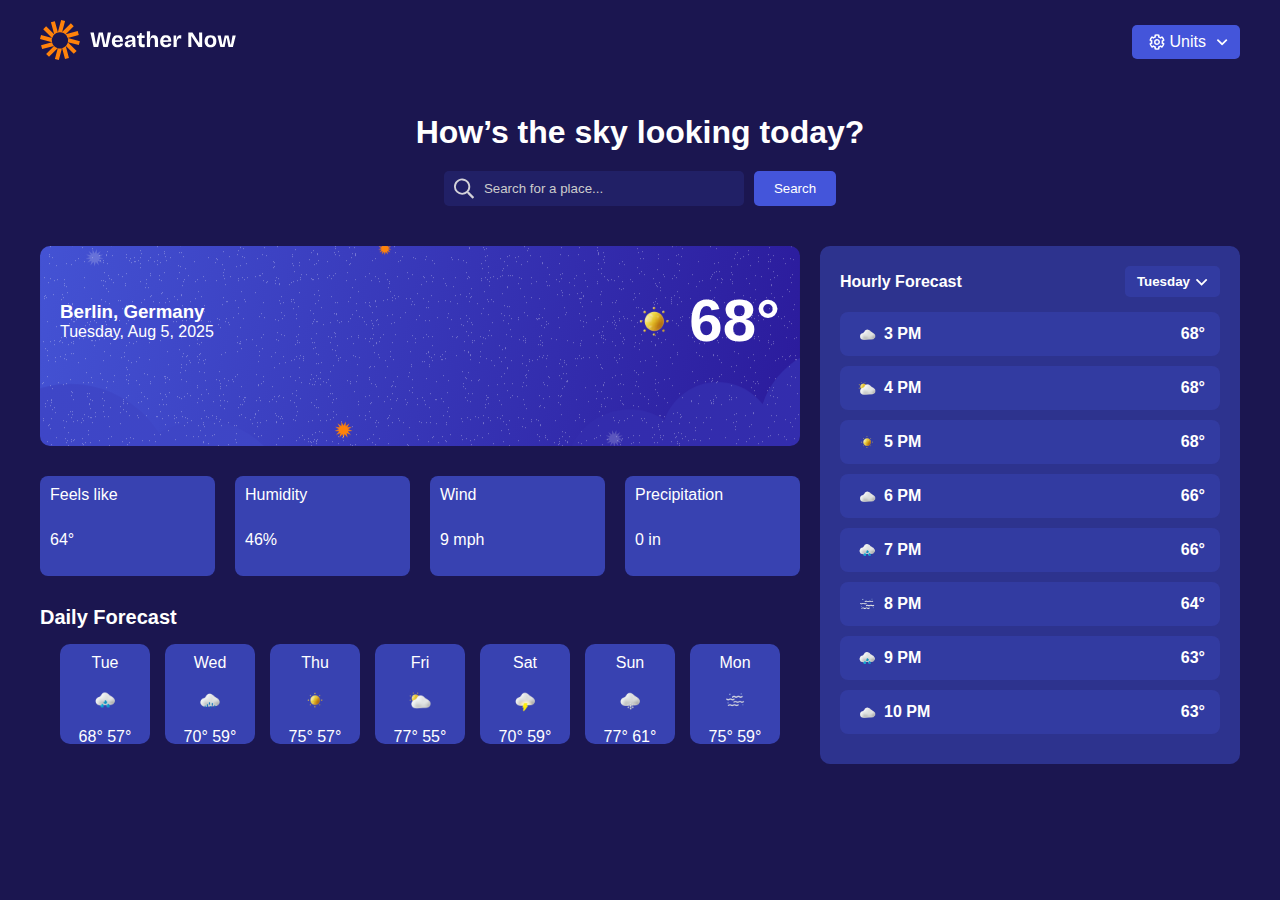
<file: Task5/index.html>
<!DOCTYPE html>
<html lang="en">
<head>
  <meta charset="UTF-8">
  <meta name="viewport" content="width=device-width, initial-scale=1.0">
  <title>Weather Now</title>
  <link rel="stylesheet" href="imperial.css">
</head>
<body>

    <!-- HEADER -->
    <header>
      <div class="logo">
        <img src="logo.svg" alt="Weather Logo">
      </div>
      <button class="unit-btn">
        <img src="icon-units.svg" alt="setting" class="settings-icon">
        Units
        <img src="icon-dropdown.svg" alt="Dropdown">
      </button>
    </header>

   <!-- PAGE TITLE -->
    <h2 class="page-title">How’s the sky looking today?</h2>

    <!-- SEARCH BAR -->
    <div class="search-section">
      <input type="text"  name="search" placeholder="Search for a place...">
      <button class="search-btn">Search</button>
    </div>

    <!-- MAIN CONTENT -->
    <main class="main-content">

      <!-- LEFT SIDE -->
      <section class="left-panel">
        <div class="weather-box-top">
          <div class="top-row">
            <div class="weather-box">
              <h3>Berlin, Germany</h3>
              <p>Tuesday, Aug 5, 2025</p>
            </div>

            <div class="icon-temp">
              <img src="icon-sunny.webp" alt="sunny" class="weather-icon">
              <h1 class="temperature">68&deg;</h1>
            </div>
          </div>
        </div>

          <div class="weather-details">
            <p>Feels like <span>64&deg;</span></p>
            <p>Humidity <span>46%</span></p>
            <p>Wind <span>9 mph</span></p>
            <p>Precipitation <span>0 in</span></p>
          </div>

        <!-- DAILY FORECAST -->
         <h3 class="daily-forecast-title">Daily Forecast</h3>
         <div class="daily-forecast">
            <div class="day">
                <p>Tue</p>
                <img src="icon-rain.webp" alt="Rainy">
                <p>68&deg; 57&deg;</p>
            </div>

            <div class="day">
                <p>Wed</p>
                <img src="icon-drizzle.webp" alt="Drizzle">
                <p>70&deg; 59&deg;</p>
            </div>

            <div class="day">
                <p>Thu</p>
                <img src="icon-sunny.webp" alt="Sunny">
                <p>75&deg; 57&deg;</p>
            </div>

            <div class="day">
                <p>Fri</p>
                <img src="icon-partly-cloudy.webp" alt="Partly Cloudy">
                <p>77&deg; 55&deg;</p>
            </div>

            <div class="day">
                <p>Sat</p>
                <img src="icon-storm.webp" alt="Storm">
                <p>70&deg; 59&deg;</p>
            </div>

            <div class="day">
                <p>Sun</p>
                <img src="icon-snow.webp" alt="Snow">
                <p>77&deg; 61&deg;</p>
            </div>

            <div class="day">
                <p>Mon</p>
                <img src="icon-fog.webp" alt="Fog">
                <p>75&deg; 59&deg;</p>
            </div>
         </div>
        </section>

      <!-- RIGHT SIDE (HOURLY FORECAST) -->
      <aside class="right-panel">
        <div class="hourly-header">
          <h4>Hourly Forecast</h4>
          <button class="tuesday-btn">
            Tuesday <img src="icon-dropdown.svg" alt="Dropdown">
          </button>
        </div>
        <ul class="hourly-list">
          <li>
            <div class="hour-left">
              <img src="icon-overcast.webp" alt="Overcast" class="hour-icon">
              <span class="hour">3 PM</span>
            </div>
            <span class="degree">68&deg;</span>
          </li>
          <li>
            <div class="hour-left">
              <img src="icon-partly-cloudy.webp" alt="Partly Cloudy" class="hour-icon">
              <span class="hour">4 PM</span>
            </div>
            <span class="degree">68&deg;</span>
          </li>
          <li>
            <div class="hour-left">
              <img src="icon-sunny.webp" alt="Sunny" class="hour-icon">
              <span class="hour">5 PM</span>
            </div>
            <span class="degree">68&deg;</span>
          </li>
          <li>
            <div class="hour-left">
              <img src="icon-overcast.webp" alt="Overcast" class="hour-icon">
              <span class="hour">6 PM</span>
            </div>
            <span class="degree">66&deg;</span>
          </li>
          <li>
            <div class="hour-left">
              <img src="icon-rain.webp" alt="Rainy" class="hour-icon">
              <span class="hour">7 PM</span>
            </div>
            <span class="degree">66&deg;</span>
          </li>
          <li>
            <div class="hour-left">
              <img src="icon-fog.webp" alt="Fog" class="hour-icon">
              <span class="hour">8 PM</span>
            </div>
            <span class="degree">64&deg;</span>
          </li>
          <li>
            <div class="hour-left">
              <img src="icon-rain.webp" alt="Rainy" class="hour-icon">
              <span class="hour">9 PM</span>
            </div>
            <span class="degree">63&deg;</span>
          </li>
          <li>
            <div class="hour-left">
              <img src="icon-overcast.webp" alt="Overcast" class="hour-icon">
              <span class="hour">10 PM</span>
            </div>
            <span class="degree">63&deg;</span>
          </li>
        </ul>
      </aside>
    </main>
  </body>
  </html>
</file>
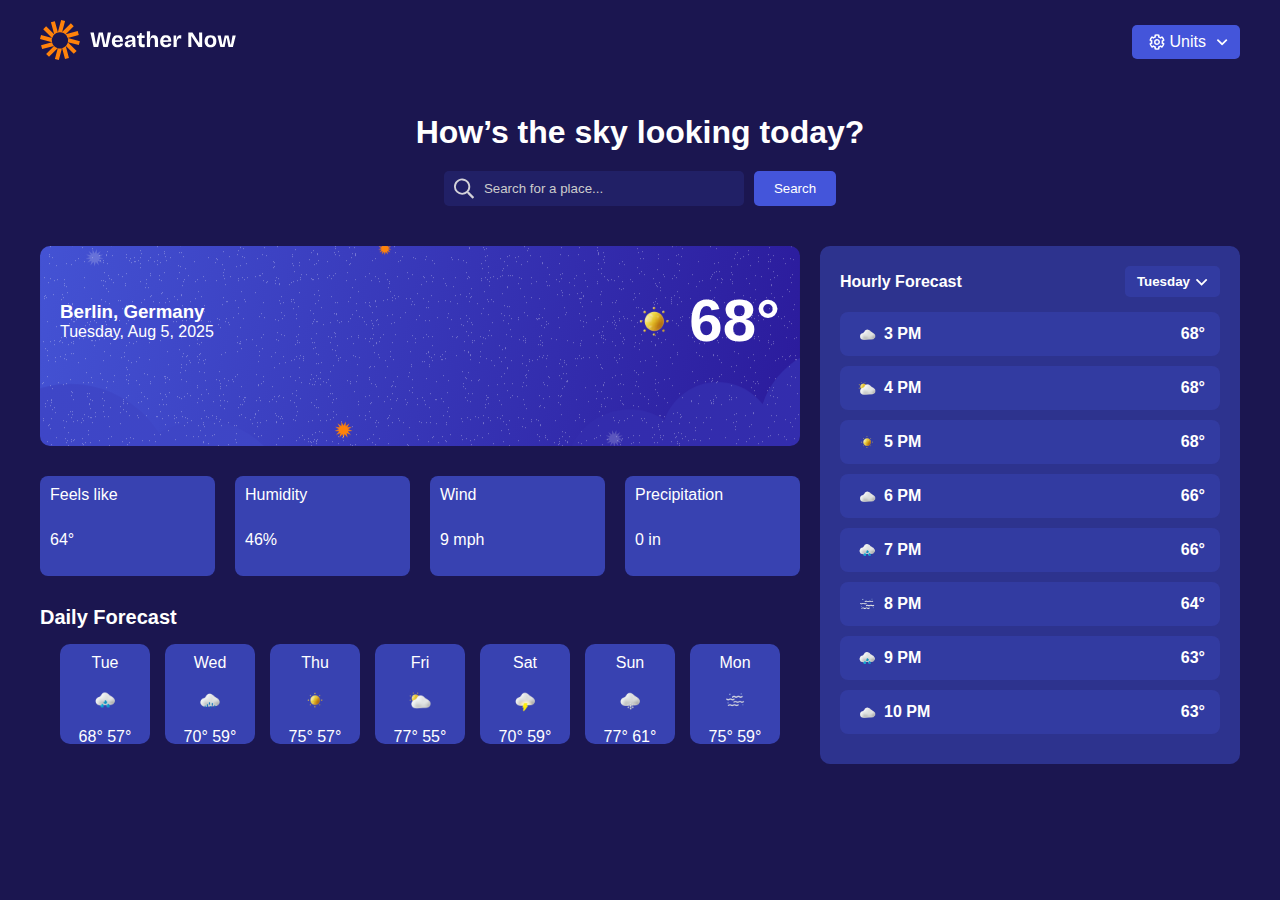
<file: Task5/imperial.html>
<!DOCTYPE html>
<html lang="en">
<head>
  <meta charset="UTF-8">
  <meta name="viewport" content="width=device-width, initial-scale=1.0">
  <title>Weather Now</title>
  <link rel="stylesheet" href="imperial.css">
</head>
<body>

    <!-- HEADER -->
    <header>
      <div class="logo">
        <img src="logo.svg" alt="Weather Logo">
      </div>
      <button class="unit-btn">
        <img src="icon-units.svg" alt="setting" class="settings-icon">
        Units
        <img src="icon-dropdown.svg" alt="Dropdown">
      </button>
    </header>

   <!-- PAGE TITLE -->
    <h2 class="page-title">How’s the sky looking today?</h2>

    <!-- SEARCH BAR -->
    <div class="search-section">
      <input type="text"  name="search" placeholder="Search for a place...">
      <button class="search-btn">Search</button>
    </div>

    <!-- MAIN CONTENT -->
    <main class="main-content">

      <!-- LEFT SIDE -->
      <section class="left-panel">
        <div class="weather-box-top">
          <div class="top-row">
            <div class="weather-box">
              <h3>Berlin, Germany</h3>
              <p>Tuesday, Aug 5, 2025</p>
            </div>

            <div class="icon-temp">
              <img src="icon-sunny.webp" alt="sunny" class="weather-icon">
              <h1 class="temperature">68&deg;</h1>
            </div>
          </div>
        </div>

          <div class="weather-details">
            <p>Feels like <span>64&deg;</span></p>
            <p>Humidity <span>46%</span></p>
            <p>Wind <span>9 mph</span></p>
            <p>Precipitation <span>0 in</span></p>
          </div>

        <!-- DAILY FORECAST -->
         <h3 class="daily-forecast-title">Daily Forecast</h3>
         <div class="daily-forecast">
            <div class="day">
                <p>Tue</p>
                <img src="icon-rain.webp" alt="Rainy">
                <p>68&deg; 57&deg;</p>
            </div>

            <div class="day">
                <p>Wed</p>
                <img src="icon-drizzle.webp" alt="Drizzle">
                <p>70&deg; 59&deg;</p>
            </div>

            <div class="day">
                <p>Thu</p>
                <img src="icon-sunny.webp" alt="Sunny">
                <p>75&deg; 57&deg;</p>
            </div>

            <div class="day">
                <p>Fri</p>
                <img src="icon-partly-cloudy.webp" alt="Partly Cloudy">
                <p>77&deg; 55&deg;</p>
            </div>

            <div class="day">
                <p>Sat</p>
                <img src="icon-storm.webp" alt="Storm">
                <p>70&deg; 59&deg;</p>
            </div>

            <div class="day">
                <p>Sun</p>
                <img src="icon-snow.webp" alt="Snow">
                <p>77&deg; 61&deg;</p>
            </div>

            <div class="day">
                <p>Mon</p>
                <img src="icon-fog.webp" alt="Fog">
                <p>75&deg; 59&deg;</p>
            </div>
         </div>
        </section>

      <!-- RIGHT SIDE (HOURLY FORECAST) -->
      <aside class="right-panel">
        <div class="hourly-header">
          <h4>Hourly Forecast</h4>
          <button class="tuesday-btn">
            Tuesday <img src="icon-dropdown.svg" alt="Dropdown">
          </button>
        </div>
        <ul class="hourly-list">
          <li>
            <div class="hour-left">
              <img src="icon-overcast.webp" alt="Overcast" class="hour-icon">
              <span class="hour">3 PM</span>
            </div>
            <span class="degree">68&deg;</span>
          </li>
          <li>
            <div class="hour-left">
              <img src="icon-partly-cloudy.webp" alt="Partly Cloudy" class="hour-icon">
              <span class="hour">4 PM</span>
            </div>
            <span class="degree">68&deg;</span>
          </li>
          <li>
            <div class="hour-left">
              <img src="icon-sunny.webp" alt="Sunny" class="hour-icon">
              <span class="hour">5 PM</span>
            </div>
            <span class="degree">68&deg;</span>
          </li>
          <li>
            <div class="hour-left">
              <img src="icon-overcast.webp" alt="Overcast" class="hour-icon">
              <span class="hour">6 PM</span>
            </div>
            <span class="degree">66&deg;</span>
          </li>
          <li>
            <div class="hour-left">
              <img src="icon-rain.webp" alt="Rainy" class="hour-icon">
              <span class="hour">7 PM</span>
            </div>
            <span class="degree">66&deg;</span>
          </li>
          <li>
            <div class="hour-left">
              <img src="icon-fog.webp" alt="Fog" class="hour-icon">
              <span class="hour">8 PM</span>
            </div>
            <span class="degree">64&deg;</span>
          </li>
          <li>
            <div class="hour-left">
              <img src="icon-rain.webp" alt="Rainy" class="hour-icon">
              <span class="hour">9 PM</span>
            </div>
            <span class="degree">63&deg;</span>
          </li>
          <li>
            <div class="hour-left">
              <img src="icon-overcast.webp" alt="Overcast" class="hour-icon">
              <span class="hour">10 PM</span>
            </div>
            <span class="degree">63&deg;</span>
          </li>
        </ul>
      </aside>
    </main>
  </body>
  </html>
</file>
<file: Task5/imperial.css>
/* General Reset*/
 * {
  box-sizing: border-box;
  margin: 0;
  padding: 0;
}
  /* imperial.css */
body {
  font-family: Arial, Helvetica, sans-serif;
  background: hsl(245, 57%, 20%);
  color: #fff;
}

/* HEADER */
header {
  display: flex;
  justify-content: space-between;
  align-items: center;
  padding: 20px 40px;
}

header .logo img {
  height: 40px;
}

header .unit-btn {
  background-color: hsl(233, 67%, 56%);
  border: none;
  border-radius: 5px;
  font-size: 16px;
  cursor: pointer;
  display: flex;
  align-items: center;
  gap: 5px;
  padding: 8px 12px;
  color:#fff;
}

header .unit-btn img {
  margin-left: 5px;
  width: 12px;
  height: 16px;
}
header .unit-btn .settings-icon {
    width: 16px;
    height: 16px;
}
/* PAGE TITLE */
.page-title {
  text-align: center;
  color: white;
  margin: 30px 0 20px 0;
  font-size: 32px;
}

/* SEARCH SECTION */
.search-section {
  display: flex;
  justify-content: center;
  gap: 10px;
  margin-bottom: 40px;
}

.search-section input {
  padding: 10px 15px 10px 40px;
  width: 300px;
  border: none;
  border-radius: 5px;
  background: hsla(233, 67%, 56%, 0.164); 
  color: white;
  background-image: url('icon-search.svg');
  background-repeat: no-repeat;
  background-position: 10px center;
}

.search-section input::placeholder {
  color: #ccc;
}

.search-section .search-btn {
  padding: 10px 20px;
  background-color: hsl(233,67%,56%);
  border: none;
  border-radius: 5px;
  color: white;
  cursor: pointer;
}

/* MAIN CONTENT */
.main-content {
  display: flex;
  gap: 20px;
  padding: 0 40px 40px 40px;
}

/* LEFT PANEL */
.left-panel {
  flex: 2;
  color: white;
  border-radius: 10px;
}
.weather-box-top {
    background-image: url('bg-today-large.svg');
    background-size: cover;
    background-position: center;
    padding: 40px 20px;
    border-radius: 10px;
    color:#fff;
    min-height: 200px;
}
.weather-box-top .top-row {
    display: flex;
    align-items: center;
    justify-content: space-between;
}
.icon-temp {
    display: flex;
    align-items: center;
    gap: 5px;
}
.weather-icon {
    width: 60px;
    height: 60px;
    object-fit: contain;
}
.temperature {
  font-size: 60px;
}

.weather-details {
  display: flex;
  flex-wrap: wrap;
  gap: 20px;
  margin-top: 30px;
  margin-bottom: 30px;
  color:#333;
  max-width: 100%;
}

.weather-details p {
  display: flex;
  flex-direction: column;
  background: hsla(233, 67%, 56%, 0.703);
  padding: 10px;
  border-radius: 8px;
  min-width: 80px;
  text-align: flex-start;
  color: white;
  flex: 1;
  height: 100px;
  gap: 12px;
}
.weather-details p span {
    margin-top: 15px;
}
/* DAILY FORECAST */
.daily-forecast-title {
    color: white;
    margin-bottom: 15px;
    font-size: 20px;
    font-weight: 600;
}
.daily-forecast {
  display: flex;
  gap: 15px;
  margin-bottom: 20px;
  flex-wrap: wrap;
  width: 100%;
  max-width: 100%;
  padding-left: 20px;
  padding-right: 20px;
  box-sizing: border-box;
}
.daily-forecast .day img {
    width: 30px;
    height: 30px;
    object-fit: contain;
    margin: 5px;
}

.daily-forecast .day {
    display: flex;
    flex-direction: column;
    align-items: center;
    background: hsla(233, 67%, 56%, 0.703);
    padding: 10px;
    border-radius: 10px;
    min-width: 60px;
    gap: 8px;
    text-align: center;
    color:#fff;
    height: 100px;
    flex: 1;
}
/* RIGHT PANEL */
.right-panel {
  flex: 1;
  background: hsla(233, 67%, 56%, 0.454);
  border-radius: 10px;
  color: white;
  display: flex;
  flex-direction: column;  
  padding: 20px 20px 10px 20px; 
  box-sizing: border-box;
}

/* Top row: Hourly Forecast + Tuesday button */
.hourly-header {
  display: flex;
  justify-content: space-between; 
  align-items: center;
  margin-bottom: 15px;
}

.tuesday-btn {
  background-color: hsla(233, 67%, 56%, 0.247);
  border: none;
  border-radius: 5px;
  color: white;
  font-weight: bold;
  display: flex;
  align-items: center;
  gap: 5px;
  padding: 8px 12px;
  cursor: pointer;
}

/* Hourly forecast list */
.hourly-list {
  list-style: none;
  padding: 0;
  margin: 0;
  display: flex;
  flex-direction: column;  
  gap: 10px;               
  flex-grow: 1;            
}
.hour-left {
  display:flex;
  align-items: center;
  gap: 5px;
}

.hourly-list li {
  display: flex;
  justify-content: space-between; 
  align-items: center;
  background: hsla(233, 67%, 56%, 0.247);
  padding: 10px 15px;
  border-radius: 8px;
  width: 100%;       
  box-sizing: border-box;
}

.hourly-list li:last-child {
  margin-bottom: 0;   
}
.hour-icon {
    width:24px;
    height: 24px;
    object-fit:contain;
}

.hourly-list .hour,
.hourly-list .degree {
  display: block;
  color: white;
  font-weight: bold;
}
</file>
